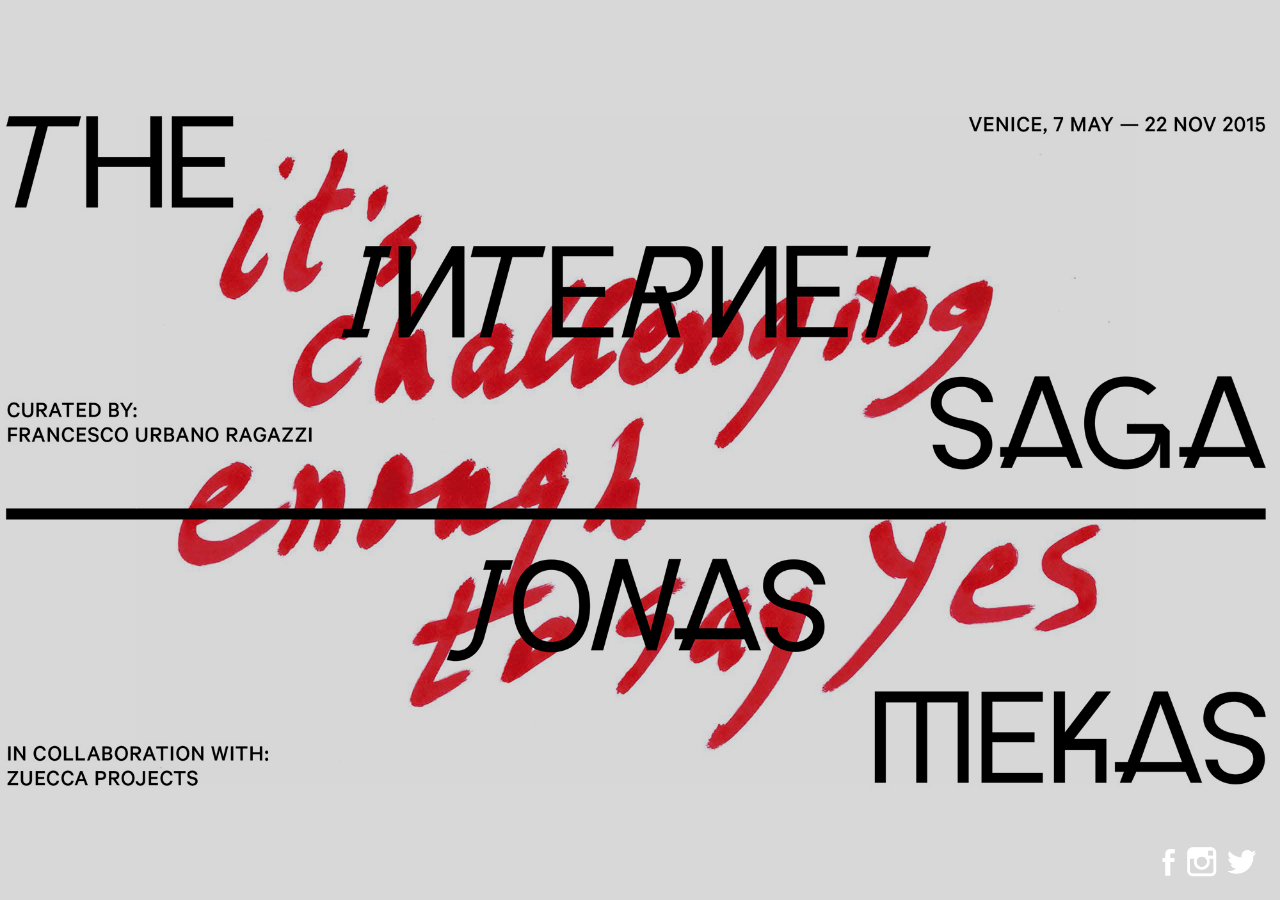
<file: index.html>
<!DOCTYPE html>
<html lang="en">
<head>
	<meta charset="utf-8">
	<title>The Internet Saga - Venice 7 May - 22 Nov 2015</title>
	<meta name="description" content="">
	<meta name="author" content="">
	<link rel="icon" type="image/png" href="images/favicon.png">
</head>
<body>
	<script src="https://ajax.googleapis.com/ajax/libs/jquery/2.1.3/jquery.min.js"></script>
	<script>
	(function(a){(jQuery.browser=jQuery.browser||{}).mobile=/(android|bb\d+|meego).+mobile|avantgo|bada\/|blackberry|blazer|compal|elaine|fennec|hiptop|iemobile|ip(hone|od)|iris|kindle|lge |maemo|midp|mmp|mobile.+firefox|netfront|opera m(ob|in)i|palm( os)?|phone|p(ixi|re)\/|plucker|pocket|psp|series(4|6)0|symbian|treo|up\.(browser|link)|vodafone|wap|windows ce|xda|xiino/i.test(a)||/1207|6310|6590|3gso|4thp|50[1-6]i|770s|802s|a wa|abac|ac(er|oo|s\-)|ai(ko|rn)|al(av|ca|co)|amoi|an(ex|ny|yw)|aptu|ar(ch|go)|as(te|us)|attw|au(di|\-m|r |s )|avan|be(ck|ll|nq)|bi(lb|rd)|bl(ac|az)|br(e|v)w|bumb|bw\-(n|u)|c55\/|capi|ccwa|cdm\-|cell|chtm|cldc|cmd\-|co(mp|nd)|craw|da(it|ll|ng)|dbte|dc\-s|devi|dica|dmob|do(c|p)o|ds(12|\-d)|el(49|ai)|em(l2|ul)|er(ic|k0)|esl8|ez([4-7]0|os|wa|ze)|fetc|fly(\-|_)|g1 u|g560|gene|gf\-5|g\-mo|go(\.w|od)|gr(ad|un)|haie|hcit|hd\-(m|p|t)|hei\-|hi(pt|ta)|hp( i|ip)|hs\-c|ht(c(\-| |_|a|g|p|s|t)|tp)|hu(aw|tc)|i\-(20|go|ma)|i230|iac( |\-|\/)|ibro|idea|ig01|ikom|im1k|inno|ipaq|iris|ja(t|v)a|jbro|jemu|jigs|kddi|keji|kgt( |\/)|klon|kpt |kwc\-|kyo(c|k)|le(no|xi)|lg( g|\/(k|l|u)|50|54|\-[a-w])|libw|lynx|m1\-w|m3ga|m50\/|ma(te|ui|xo)|mc(01|21|ca)|m\-cr|me(rc|ri)|mi(o8|oa|ts)|mmef|mo(01|02|bi|de|do|t(\-| |o|v)|zz)|mt(50|p1|v )|mwbp|mywa|n10[0-2]|n20[2-3]|n30(0|2)|n50(0|2|5)|n7(0(0|1)|10)|ne((c|m)\-|on|tf|wf|wg|wt)|nok(6|i)|nzph|o2im|op(ti|wv)|oran|owg1|p800|pan(a|d|t)|pdxg|pg(13|\-([1-8]|c))|phil|pire|pl(ay|uc)|pn\-2|po(ck|rt|se)|prox|psio|pt\-g|qa\-a|qc(07|12|21|32|60|\-[2-7]|i\-)|qtek|r380|r600|raks|rim9|ro(ve|zo)|s55\/|sa(ge|ma|mm|ms|ny|va)|sc(01|h\-|oo|p\-)|sdk\/|se(c(\-|0|1)|47|mc|nd|ri)|sgh\-|shar|sie(\-|m)|sk\-0|sl(45|id)|sm(al|ar|b3|it|t5)|so(ft|ny)|sp(01|h\-|v\-|v )|sy(01|mb)|t2(18|50)|t6(00|10|18)|ta(gt|lk)|tcl\-|tdg\-|tel(i|m)|tim\-|t\-mo|to(pl|sh)|ts(70|m\-|m3|m5)|tx\-9|up(\.b|g1|si)|utst|v400|v750|veri|vi(rg|te)|vk(40|5[0-3]|\-v)|vm40|voda|vulc|vx(52|53|60|61|70|80|81|83|85|98)|w3c(\-| )|webc|whit|wi(g |nc|nw)|wmlb|wonu|x700|yas\-|your|zeto|zte\-/i.test(a.substr(0,4))})(navigator.userAgent||navigator.vendor||window.opera);
	console.log("is mobile? "+jQuery.browser.mobile);
	if(jQuery.browser.mobile){
		window.location.replace("mobile.html");
	}
	else{
		window.location.replace("desktop.html");
	}
	</script>
</body>
</html>
</file>
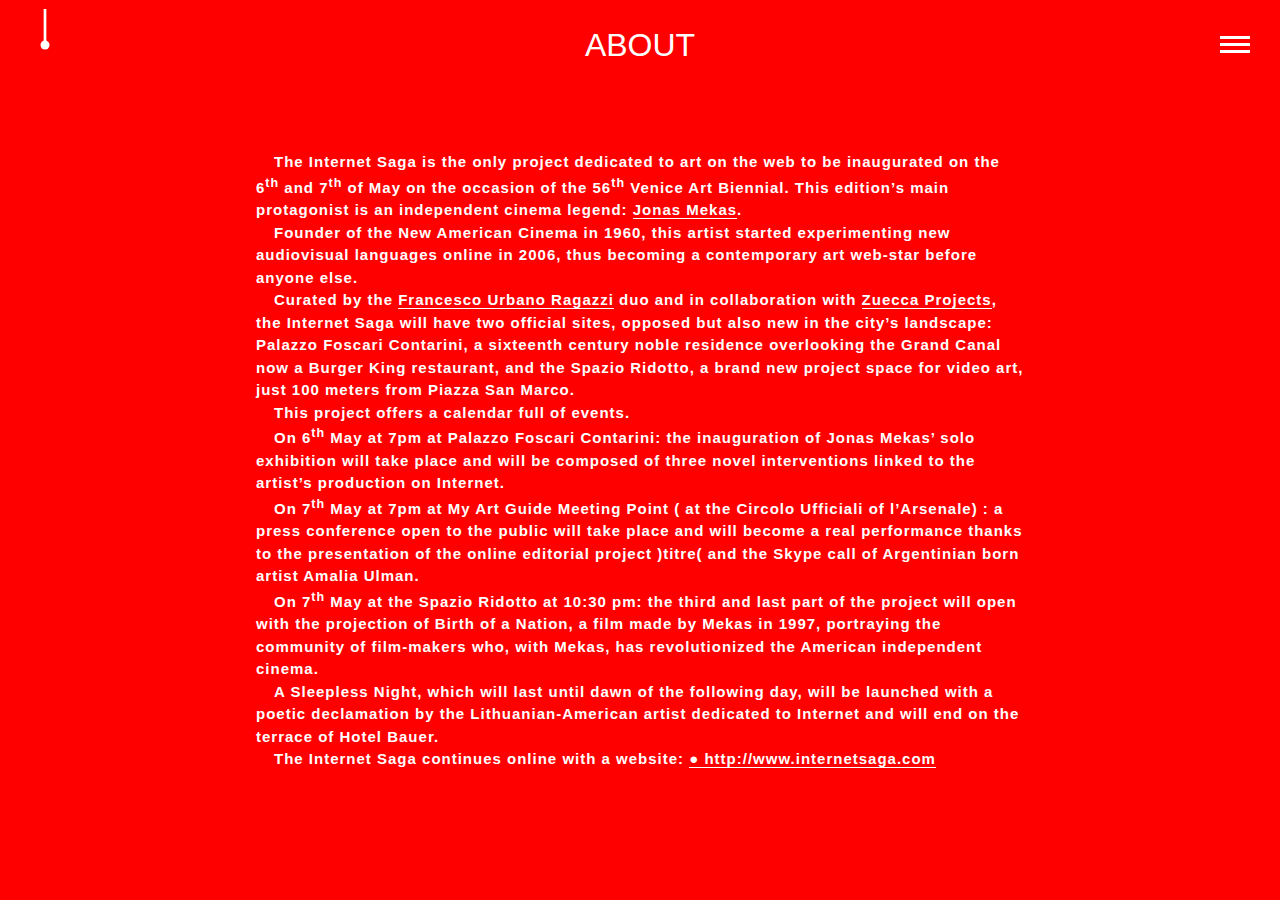
<file: about.html>
<!DOCTYPE html>
<html lang="en">
<head>
	<meta charset="utf-8">
	<title>About - The Internet Saga - Venice 7 May - 22 Nov 2015</title>
	<meta name="description" content="">
	<meta name="author" content="">
	<link rel="stylesheet" href="css/normalize.css">
	<link rel="icon" type="image/png" href="images/favicon.png">
	<script src="js/modernizr.custom.js"></script> 	
	<link rel="stylesheet" href="css/style-day.css" >
</head>
<body class="page">
	
	<div class="container">
		<a class="an_clock" href="index.html">
		    <svg id="clock" viewBox="0 0 100 100">
		    	<circle id="face" cx="50" cy="50" r="5"/>
				<g id="hands">
					<line id="min" x1="50" y1="50" x2="50" y2="10"/>
					<line id="sec" x1="50" y1="50" x2="50" y2="10" />
				</g>
			</svg>
		</a>
		<div class="page-title">About</div>
		<div class="nav-icon" id="trigger-overlay">
			<span></span>
			<span></span>
			<span></span>
			<span></span>
		</div>
		<div class="text">
			<p>The Internet Saga is the only project dedicated to art on the web to be inaugurated on the <b>6<span class="ordinal">th</span> and 7<span class="ordinal">th</span> of May</b> on the occasion of the 56<span class="ordinal">th</span> Venice Art Biennial. This edition’s main protagonist is an independent cinema legend: <a href="http://jonasmekas.com/" target="_blank">Jonas Mekas</a>.</p>
			<p>Founder of the New American Cinema in 1960, this artist started experimenting new audiovisual languages online in 2006, thus becoming a contemporary art web-star before anyone else.</p>
			<p>Curated by the <a href="http://e-ven.net/it/" target="_blank">Francesco Urbano Ragazzi</a> duo and in collaboration with <a href="http://www.zueccaprojectspace.com/" target="_blank">Zuecca Projects</a>, the Internet Saga will have two official sites, opposed but also new in the city’s landscape: Palazzo Foscari Contarini, a sixteenth century noble residence overlooking the Grand Canal now a Burger King restaurant, and the Spazio Ridotto, a brand new project space for video art, just 100 meters from Piazza San Marco.</p>
			<p>This project offers a calendar full of events.</p>
			<p><b>On 6<span class="ordinal">th</span> May at 7pm at Palazzo Foscari Contarini</b>: the inauguration of Jonas Mekas’ solo exhibition will take place and will be composed of three novel interventions linked to the artist’s production on Internet.</p>
			<p><b>On 7<span class="ordinal">th</span> May at 7pm at My Art Guide Meeting Point</b> ( at the Circolo Ufficiali of l’Arsenale) : a press conference open to the public will take place and will become a real performance thanks to the presentation of the online editorial project )titre( and the Skype call of Argentinian born artist Amalia Ulman.</p>
			<p><b>On 7<span class="ordinal">th</span> May at the Spazio Ridotto at 10:30 pm</b>: the third and last part of the project will open with the projection of Birth of a Nation, a film made by Mekas in 1997, portraying the community of film-makers who, with Mekas, has revolutionized the American independent cinema.</p>
			<p>A <b>Sleepless Night</b>, which will last until dawn of the following day, will be launched with a poetic declamation by the Lithuanian-American artist dedicated to Internet and will end on the terrace of Hotel Bauer.</p>
			<p>The Internet Saga continues online with a website: <a href="http://www.internetsaga.com/" target="_blank">● http://www.internetsaga.com</a></p>
		</div>
	</div>
	<div class="overlay overlay-hugeinc">
		<nav>
			<ul>
				<li><a href="about.html">About</a></li>
				<li><a href="artist.html">Artist</a></li>
				<li><a href="partners.html">Partners</a></li>
				<li><a href="credits.html">Credits</a></li>
			</ul>
		</nav>
	</div>
	<script src="https://ajax.googleapis.com/ajax/libs/jquery/2.1.3/jquery.min.js"></script>
	<script src="js/classie.js"></script>
	<script src="js/overlay.js"></script>	
	<script src="js/scripts.js"></script>
	<script>
	(function(i,s,o,g,r,a,m){i['GoogleAnalyticsObject']=r;i[r]=i[r]||function(){
	(i[r].q=i[r].q||[]).push(arguments)},i[r].l=1*new Date();a=s.createElement(o),
	m=s.getElementsByTagName(o)[0];a.async=1;a.src=g;m.parentNode.insertBefore(a,m)
	})(window,document,'script','//www.google-analytics.com/analytics.js','ga');
	ga('create', 'UA-62478990-1', 'auto');
	ga('send', 'pageview');	
	</script>
</body>
</html>
</file>
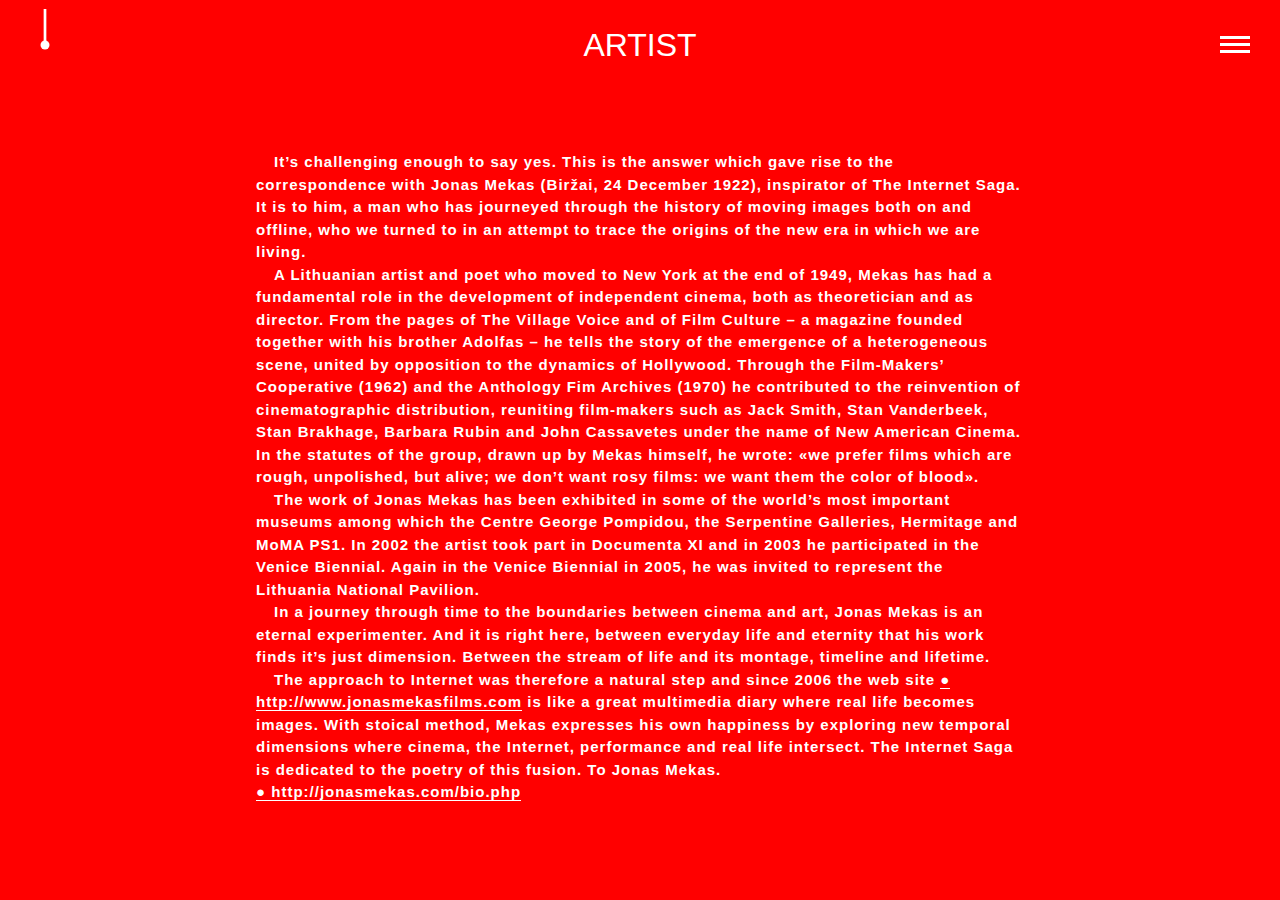
<file: artist.html>
<!DOCTYPE html>
<html lang="en">
<head>
	<meta charset="utf-8">
	<title>Artist - The Internet Saga - Venice 7 May - 22 Nov 2015</title>
	<meta name="description" content="">
	<meta name="author" content="">
	<link rel="stylesheet" href="css/normalize.css">
	<link rel="icon" type="image/png" href="images/favicon.png">
	<script src="js/modernizr.custom.js"></script> 
	<link rel="stylesheet" href="css/style-day.css" >
</head>
<body class="page">
	
	<div class="container">
		<a class="an_clock" href="index.html">
		    <svg id="clock" viewBox="0 0 100 100">
		    	<circle id="face" cx="50" cy="50" r="5"/>
				<g id="hands">
					<line id="min" x1="50" y1="50" x2="50" y2="10"/>
					<line id="sec" x1="50" y1="50" x2="50" y2="10" />
				</g>
			</svg>
		</a>
		<div class="page-title">Artist</div>
		<div class="nav-icon" id="trigger-overlay">
			<span></span>
			<span></span>
			<span></span>
			<span></span>
		</div>
		<div class="text">
			<p>It’s challenging enough to say yes. This is the answer which gave rise to the correspondence with Jonas Mekas (Biržai, 24 December 1922),  inspirator of The Internet Saga. It is to him, a man who has journeyed through the history of moving images both on and offline, who we turned to in an attempt to trace the origins of the new era in which we are living.</p>
			<p>A Lithuanian artist and poet who moved to New York at the end of 1949, Mekas has had a fundamental role in the development of independent cinema, both as theoretician and as director. From the pages of The Village Voice and of Film Culture – a magazine founded together with his brother Adolfas – he tells the story of the emergence of a heterogeneous scene, united by opposition to the dynamics of Hollywood. Through the Film-Makers’ Cooperative (1962) and the Anthology Fim Archives (1970) he contributed to the reinvention of cinematographic distribution, reuniting film-makers such as Jack Smith, Stan Vanderbeek, Stan Brakhage, Barbara Rubin and John Cassavetes under the name of New American Cinema. In the statutes of the group, drawn up by Mekas himself, he wrote: «we prefer films which are rough, unpolished, but alive; we don’t want rosy films: we want them the color of blood».</p>
			<p>The work of Jonas Mekas has been exhibited in some of the world’s most important museums among which the Centre George Pompidou, the Serpentine Galleries, Hermitage and MoMA PS1. In 2002 the artist took part in Documenta XI and in 2003 he participated in the Venice Biennial. Again in the Venice Biennial in 2005, he was invited to represent the Lithuania National Pavilion.</p>
			<p>In a journey through time to the boundaries between cinema and art, Jonas Mekas is an eternal experimenter. And it is right here, between everyday life and eternity that his work finds it’s just dimension. Between the stream of life and its montage, timeline and lifetime.</p>
			<p>The approach to Internet was therefore a natural step and since 2006 the web site <a href="http://www.jonasmekasfilms.com">● http://www.jonasmekasfilms.com</a> is like a great multimedia diary where real life becomes images. With stoical method, Mekas expresses his own happiness by exploring new temporal dimensions where cinema, the Internet, performance and real life intersect. The Internet Saga is dedicated to the poetry of this fusion. To Jonas Mekas.</p>
			<p class="noindent"><a href="http://jonasmekas.com/bio.php" target="_blank">● http://jonasmekas.com/bio.php</a></p>
		</div>
	</div>
	<div class="overlay overlay-hugeinc">
		<nav>
			<ul>
				<li><a href="about.html">About</a></li>
				<li><a href="artist.html">Artist</a></li>
				<li><a href="partners.html">Partners</a></li>
				<li><a href="credits.html">Credits</a></li>
			</ul>
		</nav>
	</div>
	<script src="https://ajax.googleapis.com/ajax/libs/jquery/2.1.3/jquery.min.js"></script>
	<script src="js/classie.js"></script>
	<script src="js/overlay.js"></script>		
	<script src="js/scripts.js"></script>
	<script>
	(function(i,s,o,g,r,a,m){i['GoogleAnalyticsObject']=r;i[r]=i[r]||function(){
	(i[r].q=i[r].q||[]).push(arguments)},i[r].l=1*new Date();a=s.createElement(o),
	m=s.getElementsByTagName(o)[0];a.async=1;a.src=g;m.parentNode.insertBefore(a,m)
	})(window,document,'script','//www.google-analytics.com/analytics.js','ga');
	ga('create', 'UA-62478990-1', 'auto');
	ga('send', 'pageview');	
	</script>
</body>
</html>
</file>
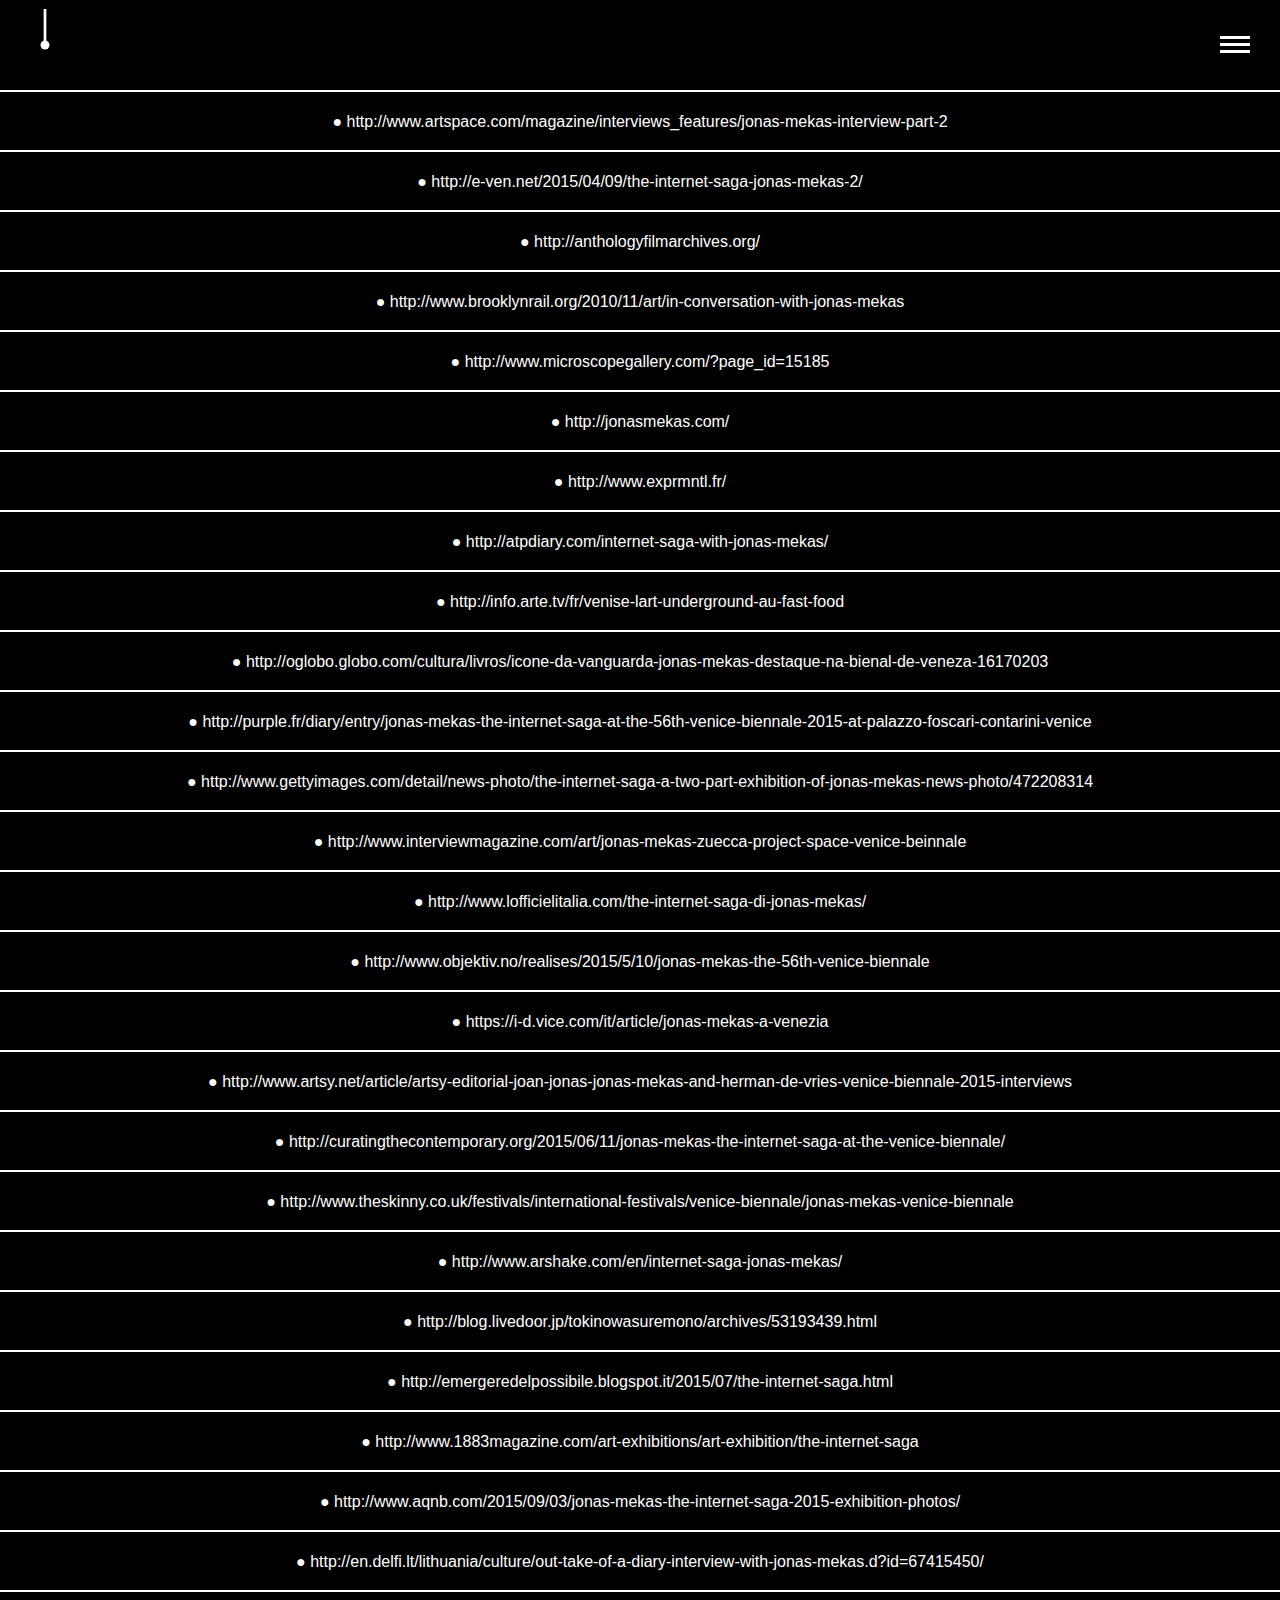
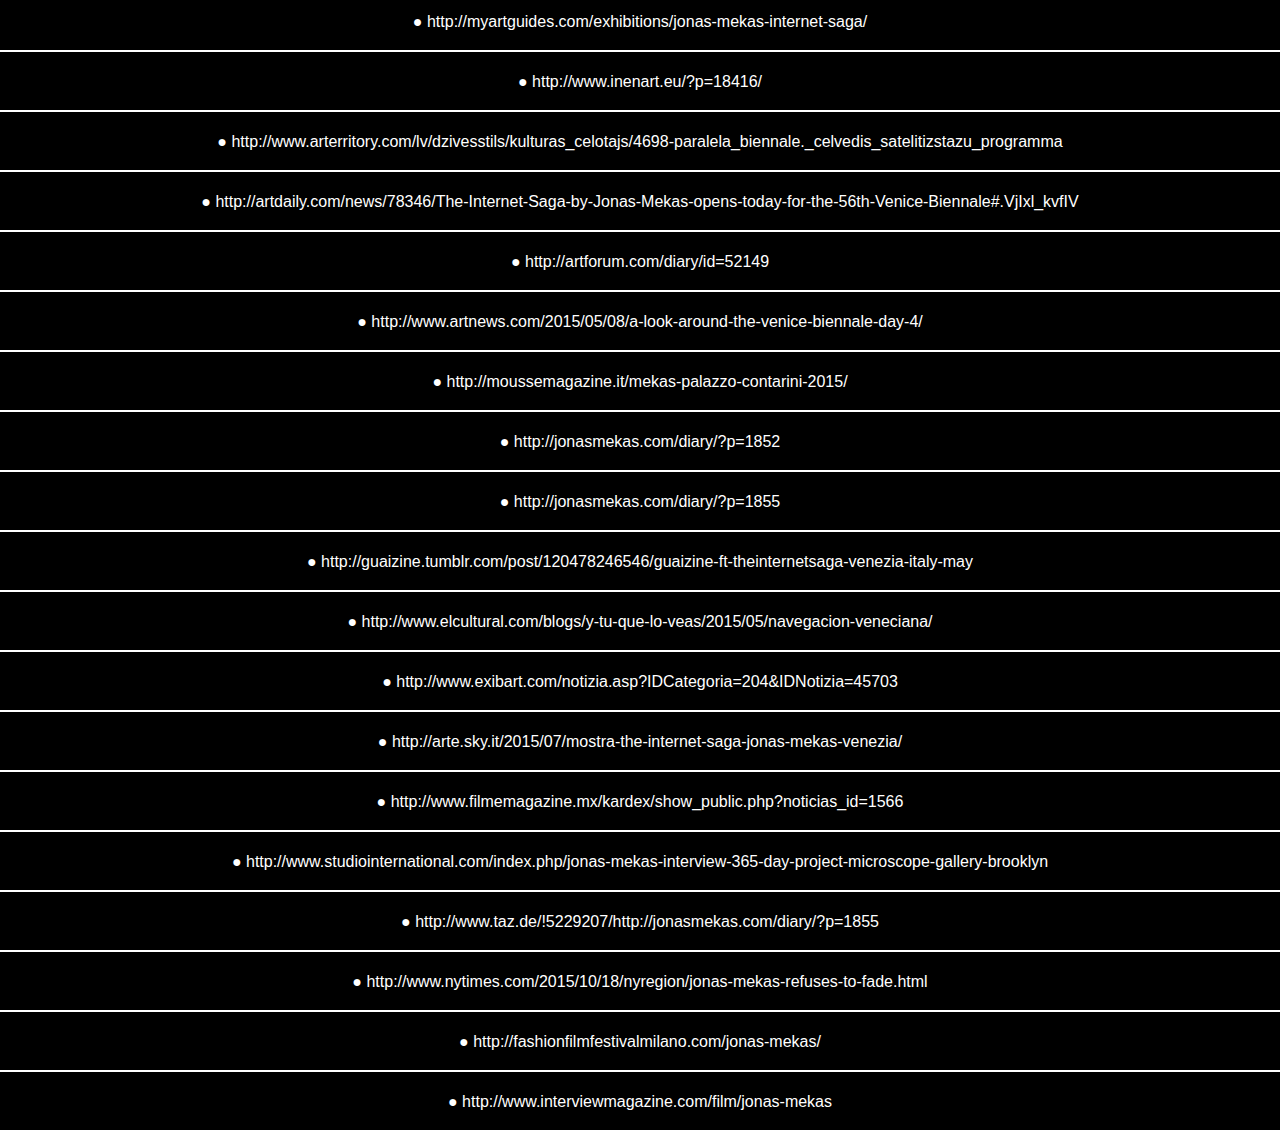
<file: mobile.html>
<!DOCTYPE html>
<html lang="en">
<head>
	<meta charset="utf-8">
	<title>The Internet Saga - Venice 7 May - 22 Nov 2015</title>
	<meta name="description" content="">
	<meta name="author" content="">
	<link rel="stylesheet" href="css/normalize.css">
	<link rel="icon" type="image/png" href="images/favicon.png">
	<script src="js/modernizr.custom.js"></script> 
	<script>
	function getStylesheet() {
		var currentTime = new Date().getHours();
		console.log(currentTime)
		if (0 <= currentTime&&currentTime < 12) {
			document.write("<link rel='stylesheet' href='css/style-night.css' >");
		}
		else if (12 <= currentTime&&currentTime <= 24) {
			document.write("<link rel='stylesheet' href='css/style-day.css' >");
		}
	}	
	getStylesheet();
	</script>
	<noscript><link href="css/style-day.css" rel="stylesheet"></noscript>
</head>
<body class="mobile">
	<div id="banner"></div>
	
	<div class="container">
		<a class="an_clock display" href="#">
		    <svg id="clock" viewBox="0 0 100 100">
		    	<circle id="face" cx="50" cy="50" r="5"/>
				<g id="hands">
					<line id="min" x1="50" y1="50" x2="50" y2="10"/>
					<line id="sec" x1="50" y1="50" x2="50" y2="10" />
				</g>
			</svg>
		</a>
		<div class="nav-icon" id="trigger-overlay">
			<span></span>
			<span></span>
			<span></span>
			<span></span>
		</div>
		
		<div class="row list">
	      <div class="twelve columns">
			<div class="accordion">
				<div id="link-1">
					<a href="#link-1" data-href="http://www.artspace.com/magazine/interviews_features/jonas-mekas-interview-part-2" class="link">● http://www.artspace.com/magazine/interviews_features/jonas-mekas-interview-part-2</a>
					<div class="content">
						<iframe class="frame_content" src="about:blank" width="100%" height="100%"></iframe>
					</div>
				</div>
<div id="link-2">
					<a href="#link-2" data-href="http://e-ven.net/2015/04/09/the-internet-saga-jonas-mekas-2/" class="link">● http://e-ven.net/2015/04/09/the-internet-saga-jonas-mekas-2/</a>
					<div class="content">
						<iframe class="frame_content" src="about:blank" width="100%" height="100%"></iframe>
					</div>
				</div>  
                <div id="link-3">
					<a href="#link-3" data-href="http://anthologyfilmarchives.org/" class="link">● http://anthologyfilmarchives.org/</a>
					<div class="content">
						<iframe class="frame_content" src="about:blank" width="100%" height="100%"></iframe>
					</div>
				</div>
                <div id="link-4">
					<a href="#link-4" data-href="http://www.brooklynrail.org/2010/11/art/in-conversation-with-jonas-mekas" class="link">● http://www.brooklynrail.org/2010/11/art/in-conversation-with-jonas-mekas</a>
					<div class="content">
						<iframe class="frame_content" src="about:blank" width="100%" height="100%"></iframe>
					</div>
				</div>
                <div id="link-5">
					<a href="#link-5" data-href="http://www.microscopegallery.com/?page_id=15185" class="link">● http://www.microscopegallery.com/?page_id=15185</a>
					<div class="content">
						<iframe class="frame_content" src="about:blank" width="100%" height="100%"></iframe>
					</div>
				</div>
                <div id="link-6">
					<a href="#link-6" data-href="http://jonasmekas.com/" class="link">● http://jonasmekas.com/</a>
					<div class="content">
						<iframe class="frame_content" src="about:blank" width="100%" height="100%"></iframe>
					</div>
				</div>
                <div id="link-7">
					<a href="#link-7" data-href="http://www.exprmntl.fr/" class="link">● http://www.exprmntl.fr/</a>
					<div class="content">
						<iframe class="frame_content" src="about:blank" width="100%" height="100%"></iframe>
					</div>
				</div>
                <div id="link-8">
					<a href="#link-8" data-href="http://atpdiary.com/internet-saga-with-jonas-mekas/" class="link">● http://atpdiary.com/internet-saga-with-jonas-mekas/</a>
					<div class="content">
						<iframe class="frame_content" src="about:blank" width="100%" height="100%"></iframe>
					</div>
				</div>
                <div id="link-9">
					<a href="#link-9" data-href="http://info.arte.tv/fr/venise-lart-underground-au-fast-food" class="link">● http://info.arte.tv/fr/venise-lart-underground-au-fast-food</a>
					<div class="content">
						<iframe class="frame_content" src="about:blank" width="100%" height="100%"></iframe>
					</div>
				</div>
                <div id="link-10">
					<a href="#link-10" data-href="http://oglobo.globo.com/cultura/livros/icone-da-vanguarda-jonas-mekas-destaque-na-bienal-de-veneza-16170203" class="link">● http://oglobo.globo.com/cultura/livros/icone-da-vanguarda-jonas-mekas-destaque-na-bienal-de-veneza-16170203</a>
					<div class="content">
						<iframe class="frame_content" src="about:blank" width="100%" height="100%"></iframe>
					</div>
				</div>
                <div id="link-11">
					<a href="#link-11" data-href="http://purple.fr/diary/entry/jonas-mekas-the-internet-saga-at-the-56th-venice-biennale-2015-at-palazzo-foscari-contarini-venice" class="link">● http://purple.fr/diary/entry/jonas-mekas-the-internet-saga-at-the-56th-venice-biennale-2015-at-palazzo-foscari-contarini-venice</a>
					<div class="content">
						<iframe class="frame_content" src="about:blank" width="100%" height="100%"></iframe>
					</div>
				</div>
                <div id="link-12">
					<a href="#link-12" data-href="http://www.gettyimages.com/detail/news-photo/the-internet-saga-a-two-part-exhibition-of-jonas-mekas-news-photo/472208314" class="link">● http://www.gettyimages.com/detail/news-photo/the-internet-saga-a-two-part-exhibition-of-jonas-mekas-news-photo/472208314</a>
					<div class="content">
						<iframe class="frame_content" src="about:blank" width="100%" height="100%"></iframe>
					</div>
				</div>
                <div id="link-13">
					<a href="#link-13" data-href="http://www.interviewmagazine.com/art/jonas-mekas-zuecca-project-space-venice-beinnale" class="link">● http://www.interviewmagazine.com/art/jonas-mekas-zuecca-project-space-venice-beinnale</a>
					<div class="content">
						<iframe class="frame_content" src="about:blank" width="100%" height="100%"></iframe>
					</div>
				</div>
                <div id="link-14">
					<a href="#link-14" data-href="http://www.lofficielitalia.com/the-internet-saga-di-jonas-mekas/" class="link">● http://www.lofficielitalia.com/the-internet-saga-di-jonas-mekas/</a>
					<div class="content">
						<iframe class="frame_content" src="about:blank" width="100%" height="100%"></iframe>
					</div>
				</div>
                <div id="link-15">
					<a href="#link-15" data-href="http://www.objektiv.no/realises/2015/5/10/jonas-mekas-the-56th-venice-biennale" class="link">● http://www.objektiv.no/realises/2015/5/10/jonas-mekas-the-56th-venice-biennale</a>
					<div class="content">
						<iframe class="frame_content" src="about:blank" width="100%" height="100%"></iframe>
					</div>
				</div>
                <div id="link-16">
					<a href="#link-16" data-href="https://i-d.vice.com/it/article/jonas-mekas-a-venezia" class="link">● https://i-d.vice.com/it/article/jonas-mekas-a-venezia</a>
					<div class="content">
						<iframe class="frame_content" src="about:blank" width="100%" height="100%"></iframe>
					</div>
				</div>
                <div id="link-17">
					<a href="#link-17" data-href="http://www.artsy.net/article/artsy-editorial-joan-jonas-jonas-mekas-and-herman-de-vries-venice-biennale-2015-interviews" class="link">● http://www.artsy.net/article/artsy-editorial-joan-jonas-jonas-mekas-and-herman-de-vries-venice-biennale-2015-interviews</a>
					<div class="content">
						<iframe class="frame_content" src="about:blank" width="100%" height="100%"></iframe>
					</div>
				</div>
                <div id="link-18">
					<a href="#link-18" data-href="http://curatingthecontemporary.org/2015/06/11/jonas-mekas-the-internet-saga-at-the-venice-biennale/" class="link">● http://curatingthecontemporary.org/2015/06/11/jonas-mekas-the-internet-saga-at-the-venice-biennale/</a>
					<div class="content">
						<iframe class="frame_content" src="about:blank" width="100%" height="100%"></iframe>
					</div>
				</div>
                <div id="link-19">
					<a href="#link-19" data-href="http://www.theskinny.co.uk/festivals/international-festivals/venice-biennale/jonas-mekas-venice-biennale" class="link">● http://www.theskinny.co.uk/festivals/international-festivals/venice-biennale/jonas-mekas-venice-biennale</a>
					<div class="content">
						<iframe class="frame_content" src="about:blank" width="100%" height="100%"></iframe>
					</div>
				</div>
                <div id="link-20">
					<a href="#link-20" data-href="http://www.arshake.com/en/internet-saga-jonas-mekas/" class="link">● http://www.arshake.com/en/internet-saga-jonas-mekas/</a>
					<div class="content">
						<iframe class="frame_content" src="about:blank" width="100%" height="100%"></iframe>
					</div>
				</div>
                <div id="link-21">
					<a href="#link-21" data-href="http://blog.livedoor.jp/tokinowasuremono/archives/53193439.html" class="link">● http://blog.livedoor.jp/tokinowasuremono/archives/53193439.html</a>
					<div class="content">
						<iframe class="frame_content" src="about:blank" width="100%" height="100%"></iframe>
					</div>
				</div>
                 <div id="link-22">
					<a href="#link-22" data-href="http://emergeredelpossibile.blogspot.it/2015/07/the-internet-saga.html" class="link">● http://emergeredelpossibile.blogspot.it/2015/07/the-internet-saga.html</a>
					<div class="content">
						<iframe class="frame_content" src="about:blank" width="100%" height="100%"></iframe>
					</div>
				</div>
                <div id="link-23">
					<a href="#link-23" data-href="http://www.1883magazine.com/art-exhibitions/art-exhibition/the-internet-saga" class="link">● http://www.1883magazine.com/art-exhibitions/art-exhibition/the-internet-saga</a>
					<div class="content">
						<iframe class="frame_content" src="about:blank" width="100%" height="100%"></iframe>
					</div>
				</div>
                <div id="link-24">
					<a href="#link-24" data-href="http://www.aqnb.com/2015/09/03/jonas-mekas-the-internet-saga-2015-exhibition-photos/" class="link">● http://www.aqnb.com/2015/09/03/jonas-mekas-the-internet-saga-2015-exhibition-photos/</a>
					<div class="content">
						<iframe class="frame_content" src="about:blank" width="100%" height="100%"></iframe>
					</div>
				</div>
                <div id="link-25">
					<a href="#link-25" data-href="http://en.delfi.lt/lithuania/culture/out-take-of-a-diary-interview-with-jonas-mekas.d?id=67415450" class="link">● http://en.delfi.lt/lithuania/culture/out-take-of-a-diary-interview-with-jonas-mekas.d?id=67415450/</a>
					<div class="content">
						<iframe class="frame_content" src="about:blank" width="100%" height="100%"></iframe>
					</div>
				</div>
                <div id="link-26">
					<a href="#link-26" data-href="http://myartguides.com/exhibitions/jonas-mekas-internet-saga/" class="link">● http://myartguides.com/exhibitions/jonas-mekas-internet-saga/</a>
					<div class="content">
						<iframe class="frame_content" src="about:blank" width="100%" height="100%"></iframe>
					</div>
				</div>
                <div id="link-27">
					<a href="#link-27" data-href="http://www.inenart.eu/?p=18416/" class="link">● http://www.inenart.eu/?p=18416/</a>
					<div class="content">
						<iframe class="frame_content" src="about:blank" width="100%" height="100%"></iframe>
					</div>
				</div>
                <div id="link-28">
					<a href="#link-28" data-href="http://www.arterritory.com/lv/dzivesstils/kulturas_celotajs/4698-paralela_biennale._celvedis_satelitizstazu_programma" class="link">● http://www.arterritory.com/lv/dzivesstils/kulturas_celotajs/4698-paralela_biennale._celvedis_satelitizstazu_programma</a>
					<div class="content">
						<iframe class="frame_content" src="about:blank" width="100%" height="100%"></iframe>
					</div>
				</div>
                <div id="link-29">
					<a href="#link-29" data-href="http://artdaily.com/news/78346/The-Internet-Saga-by-Jonas-Mekas-opens-today-for-the-56th-Venice-Biennale#.VjIxl_kvfIV" class="link">● http://artdaily.com/news/78346/The-Internet-Saga-by-Jonas-Mekas-opens-today-for-the-56th-Venice-Biennale#.VjIxl_kvfIV</a>
					<div class="content">
						<iframe class="frame_content" src="about:blank" width="100%" height="100%"></iframe>
					</div>
				</div>
                <div id="link-30">
					<a href="#link-30" data-href="http://artforum.com/diary/id=52149" class="link">● http://artforum.com/diary/id=52149</a>
					<div class="content">
						<iframe class="frame_content" src="about:blank" width="100%" height="100%"></iframe>
					</div>
				</div>
                <div id="link-31">
					<a href="#link-31" data-href="http://www.artnews.com/2015/05/08/a-look-around-the-venice-biennale-day-4/" class="link">● http://www.artnews.com/2015/05/08/a-look-around-the-venice-biennale-day-4/</a>
					<div class="content">
						<iframe class="frame_content" src="about:blank" width="100%" height="100%"></iframe>
					</div>
				</div>
                <div id="link-32">
					<a href="#link-32" data-href="http://moussemagazine.it/mekas-palazzo-contarini-2015/" class="link">● http://moussemagazine.it/mekas-palazzo-contarini-2015/</a>
					<div class="content">
						<iframe class="frame_content" src="about:blank" width="100%" height="100%"></iframe>
					</div>
				</div>
                <div id="link-33">
					<a href="#link-33" data-href="http://jonasmekas.com/diary/?p=1852" class="link">● http://jonasmekas.com/diary/?p=1852</a>
					<div class="content">
						<iframe class="frame_content" src="about:blank" width="100%" height="100%"></iframe>
					</div>
				</div>
                <div id="link-34">
					<a href="#link-34" data-href="http://jonasmekas.com/diary/?p=1855" class="link">● http://jonasmekas.com/diary/?p=1855</a>
					<div class="content">
						<iframe class="frame_content" src="about:blank" width="100%" height="100%"></iframe>
					</div>
				</div>
                 <div id="link-35">
					<a href="#link-35" data-href="http://guaizine.tumblr.com/post/120478246546/guaizine-ft-theinternetsaga-venezia-italy-may" class="link">● http://guaizine.tumblr.com/post/120478246546/guaizine-ft-theinternetsaga-venezia-italy-may</a>
					<div class="content">
						<iframe class="frame_content" src="about:blank" width="100%" height="100%"></iframe>
					</div>
				</div>
                <div id="link-36">
					<a href="#link-36" data-href="http://www.elcultural.com/blogs/y-tu-que-lo-veas/2015/05/navegacion-veneciana/" class="link">● http://www.elcultural.com/blogs/y-tu-que-lo-veas/2015/05/navegacion-veneciana/</a>
					<div class="content">
						<iframe class="frame_content" src="about:blank" width="100%" height="100%"></iframe>
					</div>
				</div>
                 <div id="link-37">
					<a href="#link-37" data-href="http://www.exibart.com/notizia.asp?IDCategoria=204&IDNotizia=45703" class="link">● http://www.exibart.com/notizia.asp?IDCategoria=204&IDNotizia=45703</a>
					<div class="content">
						<iframe class="frame_content" src="about:blank" width="100%" height="100%"></iframe>
					</div>
				</div>
                <div id="link-38">
					<a href="#link-38" data-href="http://arte.sky.it/2015/07/mostra-the-internet-saga-jonas-mekas-venezia/" class="link">● http://arte.sky.it/2015/07/mostra-the-internet-saga-jonas-mekas-venezia/</a>
					<div class="content">
						<iframe class="frame_content" src="about:blank" width="100%" height="100%"></iframe>
					</div>
				</div>
                <div id="link-39">
					<a href="#link-39" data-href="http://www.filmemagazine.mx/kardex/show_public.php?noticias_id=1566" class="link">● http://www.filmemagazine.mx/kardex/show_public.php?noticias_id=1566</a>
					<div class="content">
						<iframe class="frame_content" src="about:blank" width="100%" height="100%"></iframe>
					</div>
				</div>
                <div id="link-40">
					<a href="#link-40" data-href="http://www.studiointernational.com/index.php/jonas-mekas-interview-365-day-project-microscope-gallery-brooklyn" class="link">● http://www.studiointernational.com/index.php/jonas-mekas-interview-365-day-project-microscope-gallery-brooklyn</a>
					<div class="content">
						<iframe class="frame_content" src="about:blank" width="100%" height="100%"></iframe>
					</div>
				</div>
                 <div id="link-41">
					<a href="#link-41" data-href="http://www.taz.de/!5229207/http://jonasmekas.com/diary/?p=1855" class="link">● http://www.taz.de/!5229207/http://jonasmekas.com/diary/?p=1855</a>
					<div class="content">
						<iframe class="frame_content" src="about:blank" width="100%" height="100%"></iframe>
					</div>
				</div>
                <div id="link-42">
					<a href="#link-42" data-href="http://www.nytimes.com/2015/10/18/nyregion/jonas-mekas-refuses-to-fade.html" class="link">● http://www.nytimes.com/2015/10/18/nyregion/jonas-mekas-refuses-to-fade.html</a>
					<div class="content">
						<iframe class="frame_content" src="about:blank" width="100%" height="100%"></iframe>
					</div>
				</div>
                <div id="link-43">
					<a href="#link-43" data-href="http://fashionfilmfestivalmilano.com/jonas-mekas/" class="link">● http://fashionfilmfestivalmilano.com/jonas-mekas/</a>
					<div class="content">
						<iframe class="frame_content" src="about:blank" width="100%" height="100%"></iframe>
					</div>
				</div>
                <div id="link-44">
					<a href="#link-44" data-href="http://www.interviewmagazine.com/film/jonas-mekas" class="link">● http://www.interviewmagazine.com/film/jonas-mekas</a>
					<div class="content">
						<iframe class="frame_content" src="about:blank" width="100%" height="100%"></iframe>
					</div>
				</div>
				
			</div>
	      </div>
	    </div>
	</div>
	<div class="overlay overlay-hugeinc">
		<nav>
			<ul>
				<li><a href="about.html">About</a></li>
				<li><a href="artist.html">Artist</a></li>
				<li><a href="partners.html">Partners</a></li>
				<li><a href="credits.html">Credits</a></li>
			</ul>
		</nav>
	</div>
	<script src="https://ajax.googleapis.com/ajax/libs/jquery/2.1.3/jquery.min.js"></script>
	<script src="js/classie.js"></script>
	<script src="js/overlay.js"></script>
	<script src="js/cookie.js"></script>
	<script src="js/mobile.js"></script>
	<script src="js/scripts.js"></script>
	<script>
	(function(i,s,o,g,r,a,m){i['GoogleAnalyticsObject']=r;i[r]=i[r]||function(){
	(i[r].q=i[r].q||[]).push(arguments)},i[r].l=1*new Date();a=s.createElement(o),
	m=s.getElementsByTagName(o)[0];a.async=1;a.src=g;m.parentNode.insertBefore(a,m)
	})(window,document,'script','//www.google-analytics.com/analytics.js','ga');
	ga('create', 'UA-62478990-1', 'auto');
	ga('send', 'pageview');	
	</script>
</body>
</html>
</file>
<file: css/style-day.css>
/*
* Skeleton V2.0.4
* Copyright 2014, Dave Gamache
* www.getskeleton.com
* Free to use under the MIT license.
* http://www.opensource.org/licenses/mit-license.php
* 12/29/2014
*/


/* Table of contents
––––––––––––––––––––––––––––––––––––––––––––––––––
- Grid
- Base Styles
- Typography
- Links
- Buttons
- Forms
- Lists
- Code
- Tables
- Spacing
- Utilities
- Clearing
- Media Queries
*/


/* Grid
–––––––––––––––––––––––––––––––––––––––––––––––––– */
.container {
  position: relative;
  width: 100%;
  margin: 0 auto;
  padding: 0;
  box-sizing: border-box; }
.center{
  text-align:center
}
.column,
.columns {
  width: 100%;
  float: left;
  box-sizing: border-box; }

/* For devices larger than 400px */
@media (min-width: 400px) {
  .container {
    width: 100%;
    padding: 0; }
}

/* For devices larger than 550px */
@media (min-width: 550px) {
  .container {
    width: 100%; }
  .column,
  .columns {
    margin-left: 4%; }
  .column:first-child,
  .columns:first-child {
    margin-left: 0; }

  .one.column,
  .one.columns                    { width: 4.66666666667%; }
  .two.columns                    { width: 13.3333333333%; }
  .three.columns                  { width: 22%;            }
  .four.columns                   { width: 30.6666666667%; }
  .five.columns                   { width: 39.3333333333%; }
  .six.columns                    { width: 48%;            }
  .seven.columns                  { width: 56.6666666667%; }
  .eight.columns                  { width: 65.3333333333%; }
  .nine.columns                   { width: 74.0%;          }
  .ten.columns                    { width: 82.6666666667%; }
  .eleven.columns                 { width: 91.3333333333%; }
  .twelve.columns                 { width: 100%; margin-left: 0; }

  .one-third.column               { width: 30.6666666667%; }
  .two-thirds.column              { width: 65.3333333333%; }

  .one-half.column                { width: 48%; }

  /* Offsets */
  .offset-by-one.column,
  .offset-by-one.columns          { margin-left: 8.66666666667%; }
  .offset-by-two.column,
  .offset-by-two.columns          { margin-left: 17.3333333333%; }
  .offset-by-three.column,
  .offset-by-three.columns        { margin-left: 26%;            }
  .offset-by-four.column,
  .offset-by-four.columns         { margin-left: 34.6666666667%; }
  .offset-by-five.column,
  .offset-by-five.columns         { margin-left: 43.3333333333%; }
  .offset-by-six.column,
  .offset-by-six.columns          { margin-left: 52%;            }
  .offset-by-seven.column,
  .offset-by-seven.columns        { margin-left: 60.6666666667%; }
  .offset-by-eight.column,
  .offset-by-eight.columns        { margin-left: 69.3333333333%; }
  .offset-by-nine.column,
  .offset-by-nine.columns         { margin-left: 78.0%;          }
  .offset-by-ten.column,
  .offset-by-ten.columns          { margin-left: 86.6666666667%; }
  .offset-by-eleven.column,
  .offset-by-eleven.columns       { margin-left: 95.3333333333%; }

  .offset-by-one-third.column,
  .offset-by-one-third.columns    { margin-left: 34.6666666667%; }
  .offset-by-two-thirds.column,
  .offset-by-two-thirds.columns   { margin-left: 69.3333333333%; }

  .offset-by-one-half.column,
  .offset-by-one-half.columns     { margin-left: 52%; }

}


/* Base Styles
–––––––––––––––––––––––––––––––––––––––––––––––––– */
/* NOTE
html is set to 62.5% so that all the REM measurements throughout Skeleton
are based on 10px sizing. So basically 1.5rem = 15px :) */
html {
  font-size: 62.5%; }
body {
  font-size: 1.5em; /* currently ems cause chrome bug misinterpreting rems on body element */
  line-height: 1.6;
  font-weight: 400;
  font-family: Arial, sans-serif;
  color: #000; 
  overflow:hidden;
  background:#fff
  }
  .page,.mobile{
	  overflow:auto
  }


/* Typography
–––––––––––––––––––––––––––––––––––––––––––––––––– */
h1, h2, h3, h4, h5, h6 {
  margin-top: 0;
  margin-bottom: 2rem;
  font-weight: 300; }
h1 { font-size: 4.0rem; line-height: 1.2;  letter-spacing: -.1rem;}
h2 { font-size: 3.6rem; line-height: 1.25; letter-spacing: -.1rem; }
h3 { font-size: 3.0rem; line-height: 1.3;  letter-spacing: -.1rem; }
h4 { font-size: 2.4rem; line-height: 1.35; letter-spacing: -.08rem; }
h5 { font-size: 1.8rem; line-height: 1.5;  letter-spacing: -.05rem; }
h6 { font-size: 1.5rem; line-height: 1.6;  letter-spacing: 0; }


/* Larger than phablet */
@media (min-width: 550px) {
  h1 { font-size: 6.0rem; }
  h2 { font-size: 4.2rem; }
  h3 { font-size: 3.6rem; }
  h4 { font-size: 3.0rem; }
  h5 { font-size: 2.4rem; }
  h6 { font-size: 1.5rem; }
}

/* Larger than tablet */
@media (min-width: 750px) {
  h1 { font-size: 8.0rem; }
}

/* Larger than desktop */
@media (min-width: 1000px) {
  h1 { font-size: 10.0rem; }
}

/* Larger than Desktop HD */
@media (min-width: 1200px) {}


p {
  margin-top: 0; }


/* Links
–––––––––––––––––––––––––––––––––––––––––––––––––– */
a {
  color: #000000; 
  text-decoration:none}
a:hover {
  color: #ff0000; 
  text-decoration:none}

ul{
	margin:0;	
	padding:0
}


/* Clearing
–––––––––––––––––––––––––––––––––––––––––––––––––– */

/* Self Clearing Goodness */
.container:after,
.row:after,
.u-cf {
  content: "";
  display: table;
  clear: both; }
  
/* Custom
–––––––––––––––––––––––––––––––––––––––––––––––––– */

/* -- Banner -- */

#banner{
	position:absolute;
	top:0;
	left:0;
	z-index:10000;
	width:100%;
	height:100%;
	background:url("../images/the-internet-saga.jpg") center center no-repeat;
	background-size:contain;
	background-color:white;	
	display:none
}

/* -- Mobile --*/


.list{
	text-align:center;
	padding-top:90px
}

.accordion .link {
	display: block;
	height: 60px;
	line-height:60px;
	border-top:2px solid #000;
	display:inline-block;
	color:black;
	text-decoration: none;
	margin:0;
	width: 100%; 
    white-space: nowrap;
    font-size:16px;
    cursor:pointer
}
.accordion .link:last-child{
	 border-bottom:2px solid #000
 }
.accordion .link:hover,.accordion div:target .link{
	 color:red
 }
 
.accordion div .content {
	display: none;
	margin: 0;
}

.accordion div:target .content {
	display: block;
}

.accordion > div {
	height: 60px;
	overflow: hidden;
	-webkit-transition: all .3s ease-in-out;
	-moz-transition: all .3s ease-in-out;
	-o-transition: all .3s ease-in-out;
	-ms-transition: all .3s ease-in-out;
	transition: all .3s ease-in-out;
}

.accordion > div:target {
	height: 800px;
}

.content{
	position:relative;
	height:100%;
	overflow:scroll !important; 
	-webkit-overflow-scrolling:touch !important;
}
.frame_content{
	position:absolute;
	width:100%;
	height:100%;
	z-index:997;
	top:0px;
	left:0;;
	border:0;
}

/* -- Pages -- */

.page{
	background:red
}
.page .container{
	text-align:center
}
.page-title{
	display:inline-block;
	margin:20px auto;
	text-align:center;
	color:#fff;
	font-size:32px;
	text-transform: uppercase;
}

.text{
	text-align:left;
	width:60%;
	margin:60px auto 120px auto;
}
.centered{
	text-align:center
}
.text p{
	font-weight:bold;
	font-size:15px;
	line-height:1.5;
	color:#fff;
	letter-spacing:1px;
	margin:0
}
.text p .ordinal {
  font-size:smaller;
  vertical-align:super;
}
.text p a{
	color:#fff;
	text-decoration:none;
	border-bottom:1px solid #fff
}
.text p::first-letter { 
   padding-left: 18px ;
   text-indent: -18px ;
}
.text p.noindent::first-letter { 
   padding-left: 0 ;
   text-indent:0 ;
}
.text ul{
	list-style:none;
	padding:0;
	margin:0
}
.text li{
	font-weight:bold;
	font-size:15px;
	line-height:1.5;
	color:#fff;
	margin-bottom:1.5em;
	letter-spacing:1px;
}
.text li.sep{
	margin-top:3em
}

.text li a{
	color:#fff;
	text-decoration:none;
	border-bottom:1px solid #fff
}

.text img{
	max-width:100%;
	height:auto
}

/* -- Clock --*/

.an_clock{
	width:90px;
	height:90px;
	position:fixed;
	top:0;
	left:0;
	z-index:9999;
}
#min, #sec { 
	stroke-width: 1px;
	stroke: #000;
}
#min { 
	stroke-width: 3px;
}
#face  { 
	fill: #000;
}
.an_clock.open #min,.an_clock.open #sec  { 
	stroke: #fff !important;
}
.an_clock.open #face  { 
	fill: #fff !important;
}

.an_clock.link #min,.an_clock.link #sec  { 
	stroke: red;
}
.an_clock.link #face  { 
	fill: red;
}

.page .an_clock #min,.page .an_clock #sec  { 
	stroke: #fff;
}
.page .an_clock #face  { 
	fill: #fff;
}

/* -- Nav Menu --*/

.nav-icon {
  position:fixed;
  right:30px;
  top:36px;
  z-index:9999;
  width: 30px;
  height: 14px;
  -webkit-transform: rotate(0deg);
  -moz-transform: rotate(0deg);
  -o-transform: rotate(0deg);
  transform: rotate(0deg);
  -webkit-transition: .5s ease-in-out;
  -moz-transition: .5s ease-in-out;
  -o-transition: .5s ease-in-out;
  transition: .5s ease-in-out;
  cursor: pointer;
}

.nav-icon span {
  display: block;
  position: absolute;
  height: 3px;
  width: 100%;
  background: #000;
  border-radius: 0px;
  opacity: 1;
  left: 0;
  -webkit-transform: rotate(0deg);
  -moz-transform: rotate(0deg);
  -o-transform: rotate(0deg);
  transform: rotate(0deg);
  -webkit-transition: .25s ease-in-out;
  -moz-transition: .25s ease-in-out;
  -o-transition: .25s ease-in-out;
  transition: .25s ease-in-out;
}

.nav-icon.open span {
  background: #fff !important;
}

.nav-icon.link span {
  background: red;
}

.page .nav-icon span {
  background: #fff;
}

.nav-icon span:nth-child(1) {
  top: 0px;
}

.nav-icon span:nth-child(2),.nav-icon span:nth-child(3) {
  top: 7px;
}

.nav-icon span:nth-child(4) {
  top: 14px;
}

.nav-icon.open span:nth-child(1) {
  top: 14px;
  width: 0%;
  left: 50%;
}

.nav-icon.open span:nth-child(2) {
  -webkit-transform: rotate(45deg);
  -moz-transform: rotate(45deg);
  -o-transform: rotate(45deg);
  transform: rotate(45deg);
}

.nav-icon.open span:nth-child(3) {
  -webkit-transform: rotate(-45deg);
  -moz-transform: rotate(-45deg);
  -o-transform: rotate(-45deg);
  transform: rotate(-45deg);
}

.nav-icon.open span:nth-child(4) {
  top: 18px;
  width: 0%;
  left: 50%;
}

/* -- Overlay Menu --*/


.overlay {
	position: fixed;
	width: 100%;
	height: 100%;
	top: 0;
	left: 0;
	background: red;
	z-index:998
}


.overlay nav {
	text-align: center;
	position: relative;
	top: 50%;
	height: 60%;
	font-size: 54px;
	-webkit-transform: translateY(-50%);
	transform: translateY(-50%);
}

.overlay ul {
	list-style: none;
	padding: 0;
	margin: 0 auto;
	display: inline-block;
	height: 100%;
	position: relative;
}

.overlay ul li {
	display: block;
	height: 20%;
	height: calc(100% / 4);
	min-height: 54px;
}

.overlay ul li a {
	display: block;
	color: #fff;
	-webkit-transition: color 0.2s;
	transition: color 0.2s;
	text-transform:uppercase;
	font-size:32px
}

.overlay ul li a:hover,
.overlay ul li a:focus {
	color: #fff;
}


.overlay-hugeinc {
	opacity: 0;
	visibility: hidden;
	-webkit-transition: opacity 0.5s, visibility 0s 0.5s;
	transition: opacity 0.5s, visibility 0s 0.5s;
}

.overlay-hugeinc.open {
	opacity: 1;
	visibility: visible;
	-webkit-transition: opacity 0.5s;
	transition: opacity 0.5s;
}

.overlay-hugeinc nav {
	-webkit-perspective: 1200px;
	perspective: 1200px;
}

.overlay-hugeinc nav ul {
	opacity: 0.4;
	-webkit-transform: translateY(-25%) rotateX(35deg);
	transform: translateY(-25%) rotateX(35deg);
	-webkit-transition: -webkit-transform 0.5s, opacity 0.5s;
	transition: transform 0.5s, opacity 0.5s;
}

.overlay-hugeinc.open nav ul {
	opacity: 1;
	-webkit-transform: rotateX(0deg);
	transform: rotateX(0deg);
}

.overlay-hugeinc.close nav ul {
	-webkit-transform: translateY(25%) rotateX(-35deg);
	transform: translateY(25%) rotateX(-35deg);
}

/* -- Screen Saver --*/

.saga_saver a{
	color:black;
	text-decoration: none;
	padding:0px;
	margin:0;
    display: block;
    width: auto;   
    position: absolute;
    white-space: nowrap;
    text-align:left;
    font-size:12px;
    animation-timing-function:linear;
	animation-delay:0s;
	animation-iteration-count:infinite;
	animation-direction:alternate;
    animation-play-state: running;

 }
 
#el_01{ animation-name: moveX01, moveY01; }
#el_02{ animation-name: moveX02, moveY02; }
#el_03{ animation-name: moveX03, moveY03; }
#el_04{ animation-name: moveX04, moveY04; }
#el_05{ animation-name: moveX05, moveY05; }
#el_06{ animation-name: moveX06, moveY06; }
#el_07{ animation-name: moveX07, moveY07; }
#el_08{ animation-name: moveX08, moveY08; }
#el_09{ animation-name: moveX09, moveY09; }
#el_10{ animation-name: moveX10, moveY10; }
#el_11{ animation-name: moveX11, moveY11; }
#el_12{ animation-name: moveX12, moveY12; }
#el_13{ animation-name: moveX13, moveY13; }
#el_14{ animation-name: moveX14, moveY14; }
#el_15{ animation-name: moveX15, moveY15; }
#el_16{ animation-name: moveX16, moveY16; }
#el_17{ animation-name: moveX17, moveY17; }
#el_18{ animation-name: moveX18, moveY18; }
#el_19{ animation-name: moveX19, moveY19; }
#el_20{ animation-name: moveX20, moveY20; }
#el_21{ animation-name: moveX21, moveY21; }
#el_22{ animation-name: moveX22, moveY22; }
#el_23{ animation-name: moveX23, moveY23; }
#el_24{ animation-name: moveX24, moveY24; }
#el_25{ animation-name: moveX25, moveY25; }
#el_26{ animation-name: moveX26, moveY26; }
#el_27{ animation-name: moveX27, moveY27; }
#el_28{ animation-name: moveX28, moveY28; }
#el_29{ animation-name: moveX29, moveY29; }
#el_30{ animation-name: moveX30, moveY30; }
#el_31{ animation-name: moveX31, moveY31; }
#el_32{ animation-name: moveX32, moveY32; }
#el_33{ animation-name: moveX33, moveY33; }
#el_34{ animation-name: moveX34, moveY34; }
#el_35{ animation-name: moveX35, moveY35; }
#el_36{ animation-name: moveX36, moveY36; }
#el_37{ animation-name: moveX37, moveY37; }
#el_38{ animation-name: moveX38, moveY38; }
#el_39{ animation-name: moveX39, moveY39; }
#el_40{ animation-name: moveX40, moveY40; }
#el_41{ animation-name: moveX41, moveY41; }
#el_42{ animation-name: moveX42, moveY42; }
#el_43{ animation-name: moveX43, moveY43; }
#el_44{ animation-name: moveX44, moveY44; }
#el_45{ animation-name: moveX45, moveY45; }
#el_46{ animation-name: moveX46, moveY46; }
#el_47{ animation-name: moveX47, moveY47; }
#el_48{ animation-name: moveX48, moveY48; }
#el_49{ animation-name: moveX49, moveY49; }
#el_50{ animation-name: moveX50, moveY50; }
#el_51{ animation-name: moveX51, moveY51; }
#el_52{ animation-name: moveX52, moveY52; }
#el_53{ animation-name: moveX53, moveY53; }
#el_54{ animation-name: moveX54, moveY54; }
#el_55{ animation-name: moveX55, moveY55; }
#el_56{ animation-name: moveX56, moveY56; }
#el_57{ animation-name: moveX57, moveY57; }
#el_58{ animation-name: moveX58, moveY58; }
#el_59{ animation-name: moveX59, moveY59; }
#el_60{ animation-name: moveX60, moveY60; }
#el_61{ animation-name: moveX61, moveY61; }
#el_62{ animation-name: moveX62, moveY62; }
#el_63{ animation-name: moveX63, moveY63; }
#el_64{ animation-name: moveX64, moveY64; }
#el_65{ animation-name: moveX65, moveY65; }
#el_66{ animation-name: moveX66, moveY66; }
#el_67{ animation-name: moveX67, moveY67; }
#el_68{ animation-name: moveX68, moveY68; }
#el_69{ animation-name: moveX69, moveY69; }
 


.saga_saver a:hover{
	color:red;
	cursor:pointer;
	animation-play-state: paused;
}

.frame{
	position:absolute;
	width:100%;
	height:100%;
	z-index:997;
	top:0px;
	left:0;
	display:none
}
.frame #frame_content{
	position:fixed;
	z-index:996;
}
.frame div{
	position:fixed;
	z-index:995;
	top:0;
	left:0;
	width:100%;
	height:100%;
	background:white
}

.social{
	position:fixed;
	right:20px;
	bottom:20px;
	z-index:999999;
	padding:0;
	list-style:none
}
.social li{
	display:inline-block;
	margin:0
}
.social a{
	display:block;
	opacity: 1;
	-webkit-transition: opacity 0.5s;
	transition: opacity 0.5s;
	width:36px;
	height:36px;
	text-indent:-9999em
}
.social a:hover {
	opacity: .7;
	-webkit-transition: opacity 0.5s;
	transition: opacity 0.5s;
}
.social a.fb{
	background:url("../images/icon_facebook_b.png") no-repeat 50% 50%;
	background-size:contain;
	width:22px
}
.social a.is{
	background:url("../images/icon_instagram_b.png") no-repeat 50% 50%;
	background-size:contain;
}
.social a.tw{
	background:url("../images/icon_twitter_b.png") no-repeat 50% 50%;
	background-size:contain;
}
.social.link a.fb{
	background:url("../images/icon_facebook_r.png") no-repeat 50% 50%;
	background-size:contain;

}
.social.link a.is{
	background:url("../images/icon_instagram_r.png") no-repeat 50% 50%;
	background-size:contain;

}
.social.link a.tw{
	background:url("../images/icon_twitter_r.png") no-repeat 50% 50%;
	background-size:contain;

}
.social.open a.fb{
	background:url("../images/icon_facebook_w.png") no-repeat 50% 50%;
	background-size:contain;

}
.social.open a.is{
	background:url("../images/icon_instagram_w.png") no-repeat 50% 50%;
	background-size:contain;

}
.social.open a.tw{
	background:url("../images/icon_twitter_w.png") no-repeat 50% 50%;
	background-size:contain;

}
</file>
<file: css/style-night.css>
/*
* Skeleton V2.0.4
* Copyright 2014, Dave Gamache
* www.getskeleton.com
* Free to use under the MIT license.
* http://www.opensource.org/licenses/mit-license.php
* 12/29/2014
*/


/* Table of contents
––––––––––––––––––––––––––––––––––––––––––––––––––
- Grid
- Base Styles
- Typography
- Links
- Buttons
- Forms
- Lists
- Code
- Tables
- Spacing
- Utilities
- Clearing
- Media Queries
*/


/* Grid
–––––––––––––––––––––––––––––––––––––––––––––––––– */
.container {
  position: relative;
  width: 100%;
  margin: 0 auto;
  padding: 0;
  box-sizing: border-box; }
.center{
  text-align:center
}
.column,
.columns {
  width: 100%;
  float: left;
  box-sizing: border-box; }

/* For devices larger than 400px */
@media (min-width: 400px) {
  .container {
    width: 100%;
    padding: 0; }
}

/* For devices larger than 550px */
@media (min-width: 550px) {
  .container {
    width: 100%; }
  .column,
  .columns {
    margin-left: 4%; }
  .column:first-child,
  .columns:first-child {
    margin-left: 0; }

  .one.column,
  .one.columns                    { width: 4.66666666667%; }
  .two.columns                    { width: 13.3333333333%; }
  .three.columns                  { width: 22%;            }
  .four.columns                   { width: 30.6666666667%; }
  .five.columns                   { width: 39.3333333333%; }
  .six.columns                    { width: 48%;            }
  .seven.columns                  { width: 56.6666666667%; }
  .eight.columns                  { width: 65.3333333333%; }
  .nine.columns                   { width: 74.0%;          }
  .ten.columns                    { width: 82.6666666667%; }
  .eleven.columns                 { width: 91.3333333333%; }
  .twelve.columns                 { width: 100%; margin-left: 0; }

  .one-third.column               { width: 30.6666666667%; }
  .two-thirds.column              { width: 65.3333333333%; }

  .one-half.column                { width: 48%; }

  /* Offsets */
  .offset-by-one.column,
  .offset-by-one.columns          { margin-left: 8.66666666667%; }
  .offset-by-two.column,
  .offset-by-two.columns          { margin-left: 17.3333333333%; }
  .offset-by-three.column,
  .offset-by-three.columns        { margin-left: 26%;            }
  .offset-by-four.column,
  .offset-by-four.columns         { margin-left: 34.6666666667%; }
  .offset-by-five.column,
  .offset-by-five.columns         { margin-left: 43.3333333333%; }
  .offset-by-six.column,
  .offset-by-six.columns          { margin-left: 52%;            }
  .offset-by-seven.column,
  .offset-by-seven.columns        { margin-left: 60.6666666667%; }
  .offset-by-eight.column,
  .offset-by-eight.columns        { margin-left: 69.3333333333%; }
  .offset-by-nine.column,
  .offset-by-nine.columns         { margin-left: 78.0%;          }
  .offset-by-ten.column,
  .offset-by-ten.columns          { margin-left: 86.6666666667%; }
  .offset-by-eleven.column,
  .offset-by-eleven.columns       { margin-left: 95.3333333333%; }

  .offset-by-one-third.column,
  .offset-by-one-third.columns    { margin-left: 34.6666666667%; }
  .offset-by-two-thirds.column,
  .offset-by-two-thirds.columns   { margin-left: 69.3333333333%; }

  .offset-by-one-half.column,
  .offset-by-one-half.columns     { margin-left: 52%; }

}


/* Base Styles
–––––––––––––––––––––––––––––––––––––––––––––––––– */
/* NOTE
html is set to 62.5% so that all the REM measurements throughout Skeleton
are based on 10px sizing. So basically 1.5rem = 15px :) */
html {
  font-size: 62.5%; }
body {
  font-size: 1.5em; /* currently ems cause chrome bug misinterpreting rems on body element */
  line-height: 1.6;
  font-weight: 400;
  font-family: Arial, sans-serif;
  color: white; 
  overflow:hidden;
  background:#000
  }
  .page,.mobile{
	  overflow:auto
  }


/* Typography
–––––––––––––––––––––––––––––––––––––––––––––––––– */
h1, h2, h3, h4, h5, h6 {
  margin-top: 0;
  margin-bottom: 2rem;
  font-weight: 300; }
h1 { font-size: 4.0rem; line-height: 1.2;  letter-spacing: -.1rem;}
h2 { font-size: 3.6rem; line-height: 1.25; letter-spacing: -.1rem; }
h3 { font-size: 3.0rem; line-height: 1.3;  letter-spacing: -.1rem; }
h4 { font-size: 2.4rem; line-height: 1.35; letter-spacing: -.08rem; }
h5 { font-size: 1.8rem; line-height: 1.5;  letter-spacing: -.05rem; }
h6 { font-size: 1.5rem; line-height: 1.6;  letter-spacing: 0; }


/* Larger than phablet */
@media (min-width: 550px) {
  h1 { font-size: 6.0rem; }
  h2 { font-size: 4.2rem; }
  h3 { font-size: 3.6rem; }
  h4 { font-size: 3.0rem; }
  h5 { font-size: 2.4rem; }
  h6 { font-size: 1.5rem; }
}

/* Larger than tablet */
@media (min-width: 750px) {
  h1 { font-size: 8.0rem; }
}

/* Larger than desktop */
@media (min-width: 1000px) {
  h1 { font-size: 10.0rem; }
}

/* Larger than Desktop HD */
@media (min-width: 1200px) {}


p {
  margin-top: 0; }


/* Links
–––––––––––––––––––––––––––––––––––––––––––––––––– */
a {
  color: white; 
  text-decoration:none}
a:hover {
  color: #ff0000; 
  text-decoration:none}


ul{
	margin:0;	
	padding:0
}


/* Clearing
–––––––––––––––––––––––––––––––––––––––––––––––––– */

/* Self Clearing Goodness */
.container:after,
.row:after,
.u-cf {
  content: "";
  display: table;
  clear: both; }
  
/* Custom
–––––––––––––––––––––––––––––––––––––––––––––––––– */

/* -- Banner -- */

#banner{
	position:absolute;
	top:0;
	left:0;
	z-index:10000;
	width:100%;
	height:100%;
	background:url("../images/the-internet-saga.jpg") center center no-repeat;
	background-size:contain;
	background-color:white;	
	display:none
}

/* -- Mobile --*/


.list{
	text-align:center;
	padding-top:90px
}

.accordion .link {
	display: block;
	height: 60px;
	line-height:60px;
	border-top:2px solid white;
	display:inline-block;
	color:white;
	text-decoration: none;
	margin:0;
	width: 100%; 
    white-space: nowrap;
    font-size:16px;
    cursor:pointer
}
.accordion .link:last-child{
	 border-bottom:2px solid white
 }
.accordion .link:hover,.accordion div:target .link{
	 color:red
 }
 
.accordion div .content {
	display: none;
	margin: 0;
}

.accordion div:target .content {
	display: block;
}

.accordion > div {
	height: 60px;
	overflow: hidden;
	-webkit-transition: all .3s ease-in-out;
	-moz-transition: all .3s ease-in-out;
	-o-transition: all .3s ease-in-out;
	-ms-transition: all .3s ease-in-out;
	transition: all .3s ease-in-out;
}

.accordion > div:target {
	height: 800px;
}

.content{
	position:relative;
	height:100%;
	overflow:scroll !important; 
	-webkit-overflow-scrolling:touch !important;
}
.frame_content{
	position:absolute;
	width:100%;
	height:100%;
	z-index:997;
	top:0px;
	left:0;;
	border:0;
}

/* -- Pages -- */

.page{
	background:red
}
.page .container{
	text-align:center
}
.page-title{
	display:inline-block;
	margin:20px auto;
	text-align:center;
	color:#fff;
	font-size:32px;
	text-transform: uppercase;
}

.text{
	text-align:left;
	width:60%;
	margin:60px auto 120px auto;
}
.centered{
	text-align:center
}
.text p{
	font-weight:bold;
	font-size:15px;
	line-height:1.5;
	color:#fff;
	letter-spacing:1px;
	margin:0
}
.text p .ordinal {
  font-size:smaller;
  vertical-align:super;
}
.text p a{
	color:#fff;
	text-decoration:none;
	border-bottom:1px solid #fff
}
.text p::first-letter { 
   padding-left: 18px ;
   text-indent: -18px ;
}
.text p.noindent::first-letter { 
   padding-left: 0 ;
   text-indent:0 ;
}
.text ul{
	list-style:none;
	padding:0;
	margin:0
}
.text li{
	font-weight:bold;
	font-size:15px;
	line-height:1.5;
	color:#fff;
	margin-bottom:1em;
	letter-spacing:1px;
}
.text li.sep{
	margin-top:2em
}

.text li a{
	color:#fff;
	text-decoration:none;
	border-bottom:1px solid #fff
}
.text img{
	max-width:100%;
	height:auto
}

/* -- Clock --*/

.an_clock{
	width:90px;
	height:90px;
	position:fixed;
	top:0;
	left:0;
	z-index:9999;
	
}
#min, #sec { 
	stroke-width: 1px;
	stroke: white;
}
#min { 
	stroke-width: 3px;
}
#face  { 
	fill: white;
}
.an_clock.open #min,.an_clock.open #sec  { 
	stroke: white !important;
}
.an_clock.open #face  { 
	fill: white !important;
}

.an_clock.link #min,.an_clock.link #sec  { 
	stroke: red;
}
.an_clock.link #face  { 
	fill: red;
}

.page .an_clock #min,.page .an_clock #sec  { 
	stroke: white;
}
.page .an_clock #face  { 
	fill: white;
}

/* -- Nav Menu --*/

.nav-icon {
  position:fixed;
  right:30px;
  top:36px;
  z-index:9999;
  width: 30px;
  height: 14px;
  -webkit-transform: rotate(0deg);
  -moz-transform: rotate(0deg);
  -o-transform: rotate(0deg);
  transform: rotate(0deg);
  -webkit-transition: .5s ease-in-out;
  -moz-transition: .5s ease-in-out;
  -o-transition: .5s ease-in-out;
  transition: .5s ease-in-out;
  cursor: pointer;
}

.nav-icon span {
  display: block;
  position: absolute;
  height: 3px;
  width: 100%;
  background: white;
  border-radius: 0px;
  opacity: 1;
  left: 0;
  -webkit-transform: rotate(0deg);
  -moz-transform: rotate(0deg);
  -o-transform: rotate(0deg);
  transform: rotate(0deg);
  -webkit-transition: .25s ease-in-out;
  -moz-transition: .25s ease-in-out;
  -o-transition: .25s ease-in-out;
  transition: .25s ease-in-out;
}

.nav-icon.open span {
  background: #fff !important;
}

.nav-icon.link span {
  background: red;
}

.page .nav-icon span {
  background: #fff;
}

.nav-icon span:nth-child(1) {
  top: 0px;
}

.nav-icon span:nth-child(2),.nav-icon span:nth-child(3) {
  top: 7px;
}

.nav-icon span:nth-child(4) {
  top: 14px;
}

.nav-icon.open span:nth-child(1) {
  top: 14px;
  width: 0%;
  left: 50%;
}

.nav-icon.open span:nth-child(2) {
  -webkit-transform: rotate(45deg);
  -moz-transform: rotate(45deg);
  -o-transform: rotate(45deg);
  transform: rotate(45deg);
}

.nav-icon.open span:nth-child(3) {
  -webkit-transform: rotate(-45deg);
  -moz-transform: rotate(-45deg);
  -o-transform: rotate(-45deg);
  transform: rotate(-45deg);
}

.nav-icon.open span:nth-child(4) {
  top: 18px;
  width: 0%;
  left: 50%;
}

/* -- Overlay Menu --*/


.overlay {
	position: fixed;
	width: 100%;
	height: 100%;
	top: 0;
	left: 0;
	background: red;
	z-index:998
}


.overlay nav {
	text-align: center;
	position: relative;
	top: 50%;
	height: 60%;
	font-size: 54px;
	-webkit-transform: translateY(-50%);
	transform: translateY(-50%);
}

.overlay ul {
	list-style: none;
	padding: 0;
	margin: 0 auto;
	display: inline-block;
	height: 100%;
	position: relative;
}

.overlay ul li {
	display: block;
	height: 20%;
	height: calc(100% / 4);
	min-height: 54px;
}

.overlay ul li a {
	display: block;
	color: #fff;
	-webkit-transition: color 0.2s;
	transition: color 0.2s;
	text-transform:uppercase;
	font-size:32px
}

.overlay ul li a:hover,
.overlay ul li a:focus {
	color: #fff;
}


.overlay-hugeinc {
	opacity: 0;
	visibility: hidden;
	-webkit-transition: opacity 0.5s, visibility 0s 0.5s;
	transition: opacity 0.5s, visibility 0s 0.5s;
}

.overlay-hugeinc.open {
	opacity: 1;
	visibility: visible;
	-webkit-transition: opacity 0.5s;
	transition: opacity 0.5s;
}

.overlay-hugeinc nav {
	-webkit-perspective: 1200px;
	perspective: 1200px;
}

.overlay-hugeinc nav ul {
	opacity: 0.4;
	-webkit-transform: translateY(-25%) rotateX(35deg);
	transform: translateY(-25%) rotateX(35deg);
	-webkit-transition: -webkit-transform 0.5s, opacity 0.5s;
	transition: transform 0.5s, opacity 0.5s;
}

.overlay-hugeinc.open nav ul {
	opacity: 1;
	-webkit-transform: rotateX(0deg);
	transform: rotateX(0deg);
}

.overlay-hugeinc.close nav ul {
	-webkit-transform: translateY(25%) rotateX(-35deg);
	transform: translateY(25%) rotateX(-35deg);
}

/* -- Screen Saver --*/

.saga_saver a{
	color:white;
	text-decoration: none;
	padding:0px;
	margin:0;
    display: block;
    width: auto;   
    position: absolute;
    white-space: nowrap;
    text-align:left;
    font-size:12px;
    animation-timing-function:linear;
	animation-delay:0s;
	animation-iteration-count:infinite;
	animation-direction:alternate;
    animation-play-state: running;

 }
 

#el_01{ animation-name: moveX01, moveY01; }
#el_02{ animation-name: moveX02, moveY02; }
#el_03{ animation-name: moveX03, moveY03; }
#el_04{ animation-name: moveX04, moveY04; }
#el_05{ animation-name: moveX05, moveY05; }
#el_06{ animation-name: moveX06, moveY06; }
#el_07{ animation-name: moveX07, moveY07; }
#el_08{ animation-name: moveX08, moveY08; }
#el_09{ animation-name: moveX09, moveY09; }
#el_10{ animation-name: moveX10, moveY10; }
#el_11{ animation-name: moveX11, moveY11; }
#el_12{ animation-name: moveX12, moveY12; }
#el_13{ animation-name: moveX13, moveY13; }
#el_14{ animation-name: moveX14, moveY14; }
#el_15{ animation-name: moveX15, moveY15; }
#el_16{ animation-name: moveX16, moveY16; }
#el_17{ animation-name: moveX17, moveY17; }
#el_18{ animation-name: moveX18, moveY18; }
#el_19{ animation-name: moveX19, moveY19; }
#el_20{ animation-name: moveX20, moveY20; }
#el_21{ animation-name: moveX21, moveY21; }
#el_22{ animation-name: moveX22, moveY22; }
#el_23{ animation-name: moveX23, moveY23; }
#el_24{ animation-name: moveX24, moveY24; }
#el_25{ animation-name: moveX25, moveY25; }
#el_26{ animation-name: moveX26, moveY26; }
#el_27{ animation-name: moveX27, moveY27; }
#el_28{ animation-name: moveX28, moveY28; }
#el_29{ animation-name: moveX29, moveY29; }
#el_30{ animation-name: moveX30, moveY30; }
#el_31{ animation-name: moveX31, moveY31; }
#el_32{ animation-name: moveX32, moveY32; }
#el_33{ animation-name: moveX33, moveY33; }
#el_34{ animation-name: moveX34, moveY34; }
#el_35{ animation-name: moveX35, moveY35; }
#el_36{ animation-name: moveX36, moveY36; }
#el_37{ animation-name: moveX37, moveY37; }
#el_38{ animation-name: moveX38, moveY38; }
#el_39{ animation-name: moveX39, moveY39; }
#el_40{ animation-name: moveX40, moveY40; }
#el_41{ animation-name: moveX41, moveY41; }
#el_42{ animation-name: moveX42, moveY42; }
#el_43{ animation-name: moveX43, moveY43; }
#el_44{ animation-name: moveX44, moveY44; }
#el_45{ animation-name: moveX45, moveY45; }
#el_46{ animation-name: moveX46, moveY46; }
#el_47{ animation-name: moveX47, moveY47; }
#el_48{ animation-name: moveX48, moveY48; }
#el_49{ animation-name: moveX49, moveY49; }
#el_50{ animation-name: moveX50, moveY50; }
#el_51{ animation-name: moveX51, moveY51; }
#el_52{ animation-name: moveX52, moveY52; }
#el_53{ animation-name: moveX53, moveY53; }
#el_54{ animation-name: moveX54, moveY54; }
#el_55{ animation-name: moveX55, moveY55; }
#el_56{ animation-name: moveX56, moveY56; }
#el_57{ animation-name: moveX57, moveY57; }
#el_58{ animation-name: moveX58, moveY58; }
#el_59{ animation-name: moveX59, moveY59; }
#el_60{ animation-name: moveX60, moveY60; }
#el_61{ animation-name: moveX61, moveY61; }
#el_62{ animation-name: moveX62, moveY62; }
#el_63{ animation-name: moveX63, moveY63; }
#el_64{ animation-name: moveX64, moveY64; }
#el_65{ animation-name: moveX65, moveY65; }
#el_66{ animation-name: moveX66, moveY66; }
#el_67{ animation-name: moveX67, moveY67; }
#el_68{ animation-name: moveX68, moveY68; }
#el_69{ animation-name: moveX69, moveY69; }

.saga_saver a:hover{
	color:red;
	cursor:pointer;
	animation-play-state: paused;
}

.frame{
	position:absolute;
	width:100%;
	height:100%;
	z-index:997;
	top:0px;
	left:0;
	display:none
}
.frame #frame_content{
	position:fixed;
	z-index:996;
}
.frame div{
	position:fixed;
	z-index:995;
	top:0;
	left:0;
	width:100%;
	height:100%;
	background:white
}



.social{
	position:fixed;
	right:20px;
	bottom:20px;
	z-index:999999;
	padding:0;
	list-style:none
}
.social li{
	display:inline-block;
	margin:0
}
.social a{
	display:block;
	opacity: 1;
	-webkit-transition: opacity 0.5s;
	transition: opacity 0.5s;
	width:36px;
	height:36px;
	text-indent:-9999em
}
.social a:hover {
	opacity: .7;
	-webkit-transition: opacity 0.5s;
	transition: opacity 0.5s;
}


.social a.fb{
	background:url("../images/icon_facebook_w.png") no-repeat 50% 50%;
	background-size:contain;
	width:22px
}
.social a.is{
	background:url("../images/icon_instagram_w.png") no-repeat 50% 50%;
	background-size:contain;
}
.social a.tw{
	background:url("../images/icon_twitter_w.png") no-repeat 50% 50%;
	background-size:contain;
}
.social.link a.fb{
	background:url("../images/icon_facebook_r.png") no-repeat 50% 50%;
	background-size:contain;

}
.social.link a.is{
	background:url("../images/icon_instagram_r.png") no-repeat 50% 50%;
	background-size:contain;

}
.social.link a.tw{
	background:url("../images/icon_twitter_r.png") no-repeat 50% 50%;
	background-size:contain;

}
.social.open a.fb{
	background:url("../images/icon_facebook_w.png") no-repeat 50% 50%;
	background-size:contain;

}
.social.open a.is{
	background:url("../images/icon_instagram_w.png") no-repeat 50% 50%;
	background-size:contain;

}
.social.open a.tw{
	background:url("../images/icon_twitter_w.png") no-repeat 50% 50%;
	background-size:contain;

}
</file>
